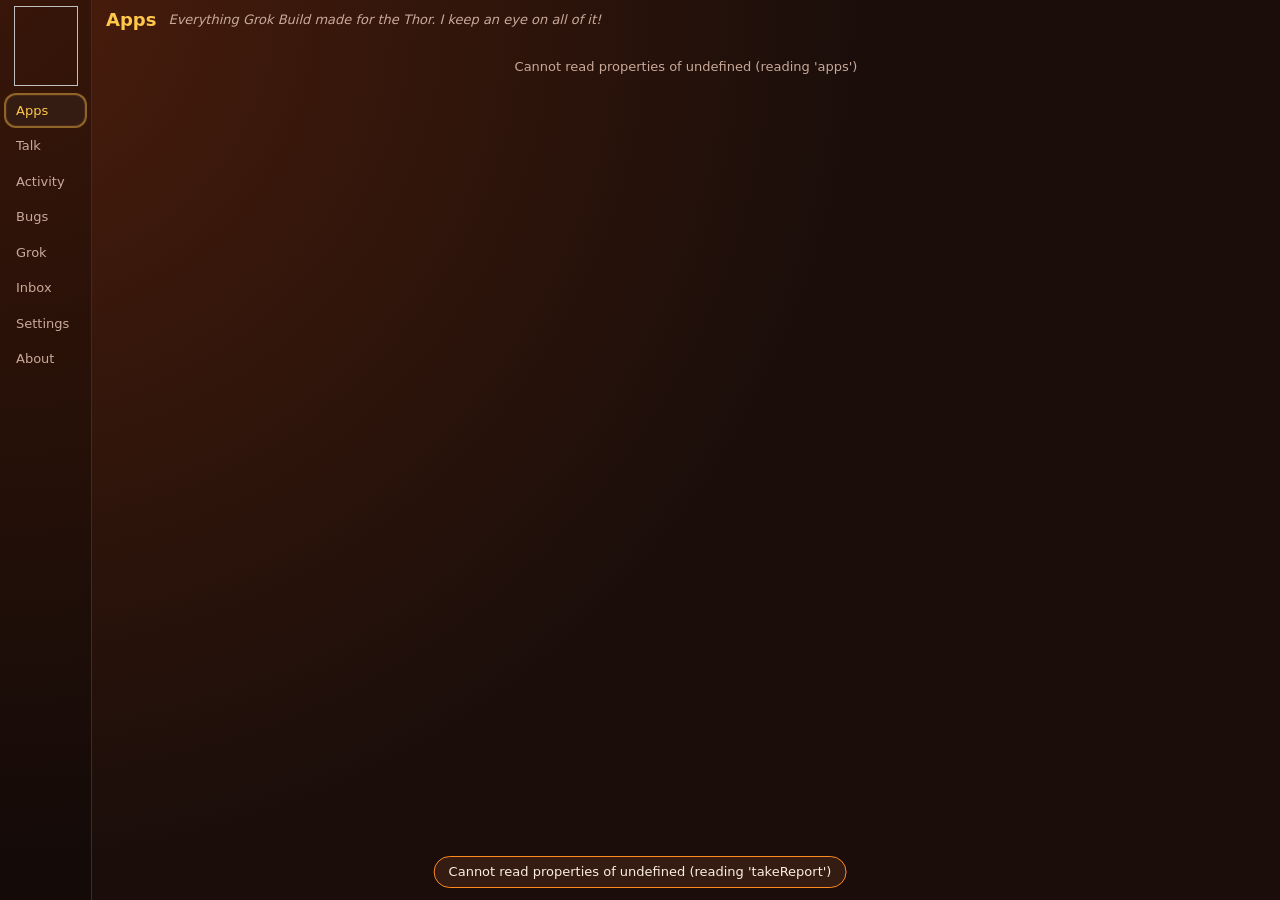
<file: coronamon/app/assets/den/index.html>
<!doctype html>
<html lang="en">
<head>
<meta charset="utf-8">
<meta name="viewport" content="width=device-width, initial-scale=1, user-scalable=no">
<title>Coronamon's Den</title>
<link rel="stylesheet" href="den.css">
</head>
<body>
<nav id="rail">
  <div id="me"><img id="avatar" alt=""></div>
  <button class="tab" data-tab="apps">Apps</button>
  <button class="tab" data-tab="talk">Talk</button>
  <button class="tab" data-tab="activity">Activity</button>
  <button class="tab" data-tab="bugs">Bugs</button>
  <button class="tab" data-tab="grok">Grok</button>
  <button class="tab" data-tab="inbox">Inbox</button>
  <button class="tab" data-tab="settings">Settings</button>
  <button class="tab" data-tab="about">About</button>
</nav>
<main>
  <header>
    <h1 id="title">Apps</h1>
    <p id="quip"></p>
  </header>
  <section id="view"></section>
</main>
<div id="modal" hidden>
  <div class="sheet">
    <div class="sheet-head"><h2 id="modal-title"></h2><button id="modal-close">Close</button></div>
    <pre id="modal-body"></pre>
  </div>
</div>
<div id="report" hidden>
  <div class="sheet">
    <div class="sheet-head"><h2>Report a problem</h2>
      <div class="head-buttons"><button id="report-cancel">Cancel</button><button id="report-send" class="primary">Save for Grok</button></div>
    </div>
    <div id="report-body" class="form"></div>
  </div>
</div>
<div id="confirm" hidden>
  <div class="ask">
    <h2 id="confirm-title"></h2>
    <p id="confirm-text"></p>
    <div class="head-buttons"><button id="confirm-no">Cancel</button><button id="confirm-yes" class="primary"></button></div>
  </div>
</div>
<div id="toast" hidden></div>
<script src="den.js"></script>
</body>
</html>
</file>
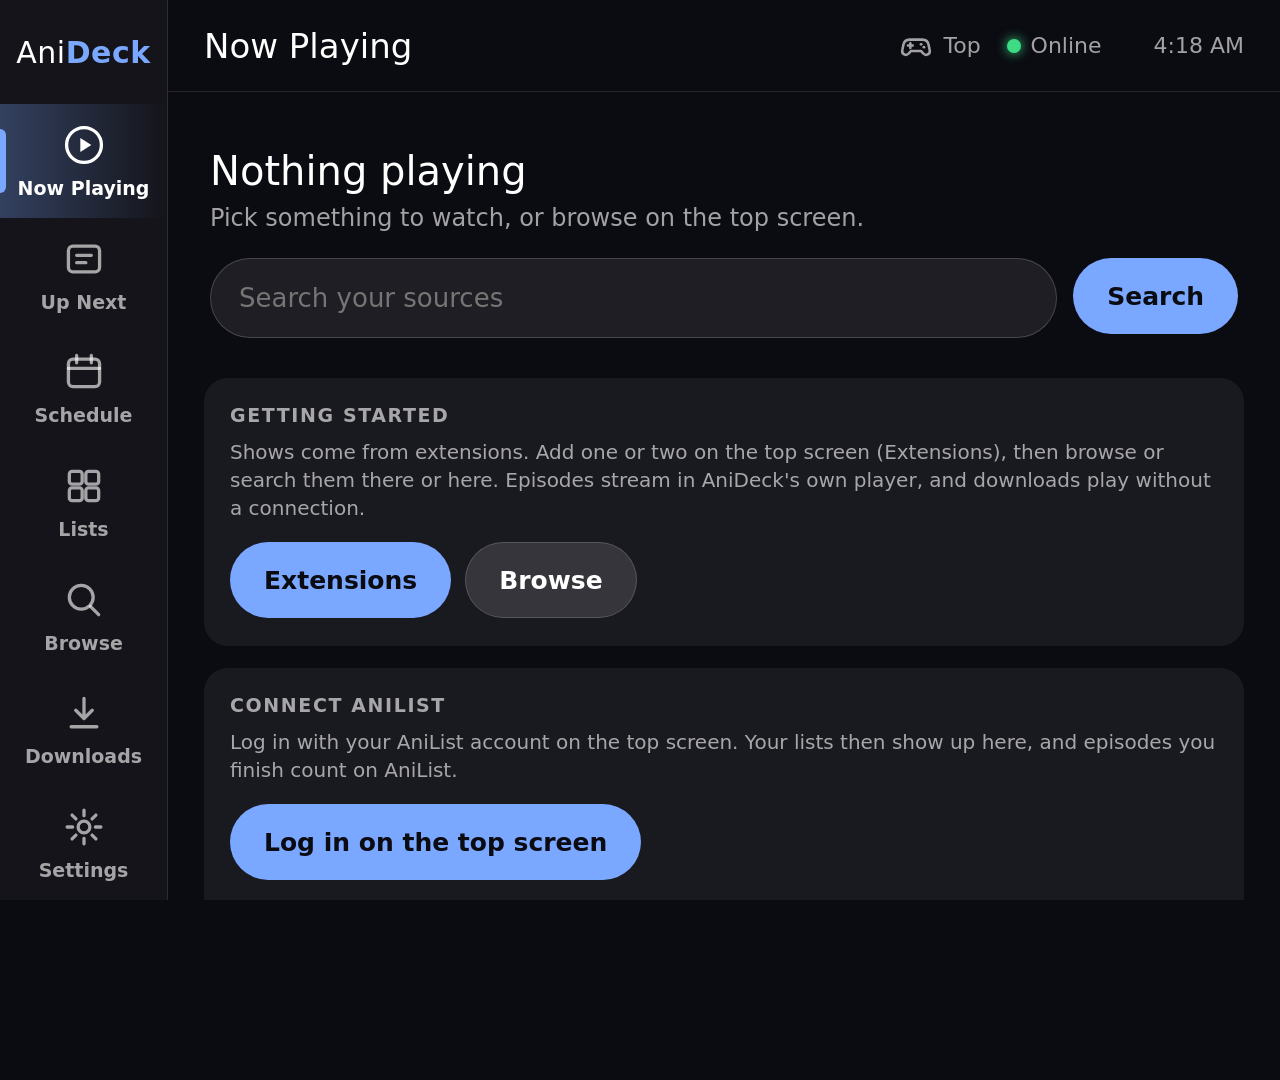
<file: anideck/app/assets/www/bottom.html>
<!doctype html>
<html lang="en">
<head>
<meta charset="utf-8">
<meta name="viewport" content="width=1240, user-scalable=no">
<link rel="stylesheet" href="bottom.css">
</head>
<body>
<nav id="rail">
  <div class="logo">Ani<b>Deck</b></div>
  <button class="tab" data-tab="now"><svg viewBox="0 0 24 24"><circle cx="12" cy="12" r="9.5"/><path class="fill" d="M10 8.2v7.6l6-3.8z"/></svg><span>Now Playing</span></button>
  <button class="tab" data-tab="next"><svg viewBox="0 0 24 24"><rect x="3.5" y="5" width="17" height="14" rx="2.5"/><path d="M8 10h8M8 14h5"/></svg><span>Up Next</span><i class="badge" id="newBadge"></i></button>
  <button class="tab" data-tab="schedule"><svg viewBox="0 0 24 24"><rect x="3.5" y="5" width="17" height="15" rx="2.5"/><path d="M3.5 10h17M8 3v4M16 3v4"/></svg><span>Schedule</span></button>
  <button class="tab" data-tab="lists"><svg viewBox="0 0 24 24"><rect x="4" y="4" width="7" height="7" rx="1.5"/><rect x="13" y="4" width="7" height="7" rx="1.5"/><rect x="4" y="13" width="7" height="7" rx="1.5"/><rect x="13" y="13" width="7" height="7" rx="1.5"/></svg><span>Lists</span></button>
  <button class="tab" data-tab="browse"><svg viewBox="0 0 24 24"><circle cx="10.5" cy="10.5" r="6.5"/><path d="M15.5 15.5 20 20"/></svg><span>Browse</span></button>
  <button class="tab" data-tab="downloads"><svg viewBox="0 0 24 24"><path d="M12 4v11M7.5 10.5 12 15l4.5-4.5"/><path d="M5 19.5h14"/></svg><span>Downloads</span><i class="badge dl" id="dlBadge"></i></button>
  <button class="tab" data-tab="settings"><svg viewBox="0 0 24 24"><circle cx="12" cy="12" r="3.2"/><path d="M12 2.8v3M12 18.2v3M2.8 12h3M18.2 12h3M5.5 5.5l2.1 2.1M16.4 16.4l2.1 2.1M5.5 18.5l2.1-2.1M16.4 7.6l2.1-2.1"/></svg><span>Settings</span></button>
</nav>
<main>
  <header id="bar">
    <h1 id="heading"></h1>
    <div class="status"><span id="pad"></span><span id="net"></span><span id="who"></span><span id="clock"></span></div>
  </header>
  <div id="offline" hidden>No internet. Downloaded episodes still play; streaming and list syncing wait for Wi-Fi.</div>
  <section id="view"></section>
</main>
<div id="toast"></div>
<script src="nav.js"></script>
<script src="bottom.js"></script>
</body>
</html>
</file>
<file: coronamon/app/assets/den/den.css>
:root {
  --bg: #1b0e0a;
  --panel: #2a1610;
  --panel2: #351c13;
  --line: #4a271a;
  --text: #fbeee0;
  --muted: #c9a99a;
  --orange: #ff8a1e;
  --gold: #ffc84a;
  --red: #ff5a4a;
  --green: #8fdc6a;
  --blue: #7cc4ff;
}

* { box-sizing: border-box; }

html, body {
  margin: 0;
  height: 100%;
  background: radial-gradient(circle at 0 0, #4a1d0c 0, var(--bg) 55%) fixed;
  color: var(--text);
  font: 13px/1.35 system-ui, -apple-system, "Roboto", sans-serif;
  overflow: hidden;
}

body { display: flex; }

button {
  font: inherit;
  color: var(--text);
  background: var(--panel2);
  border: 1px solid var(--line);
  border-radius: 999px;
  padding: 5px 12px;
  outline: none;
}

button:active { transform: scale(0.97); }
button:focus { border-color: var(--gold); box-shadow: 0 0 0 2px rgba(255, 200, 74, 0.45); }
button.primary { background: linear-gradient(#ff9d3a, #e8650e); border-color: #ffb45e; color: #2a1206; font-weight: 600; }
button.on { background: var(--orange); color: #2a1206; border-color: #ffb45e; font-weight: 600; }
button:disabled { opacity: 0.45; }

#rail {
  width: 92px;
  flex: none;
  display: flex;
  flex-direction: column;
  gap: 4px;
  padding: 6px;
  background: rgba(0, 0, 0, 0.25);
  border-right: 1px solid var(--line);
  overflow-y: auto;
}

#me { text-align: center; }
#avatar { width: 64px; height: 80px; object-fit: contain; }

.tab {
  border-radius: 10px;
  text-align: left;
  padding: 6px 9px;
  background: transparent;
  border-color: transparent;
  color: var(--muted);
}

.tab.active { background: var(--panel2); color: var(--gold); border-color: var(--line); }

main { flex: 1; display: flex; flex-direction: column; min-width: 0; }

header {
  display: flex;
  align-items: center;
  gap: 12px;
  padding: 8px 14px 6px;
}

h1 { font-size: 18px; margin: 0; color: var(--gold); white-space: nowrap; }

#quip {
  margin: 0;
  flex: 1;
  min-width: 0;
  color: var(--muted);
  font-style: italic;
  white-space: nowrap;
  overflow: hidden;
  text-overflow: ellipsis;
}

#view { flex: 1; overflow-y: auto; padding: 0 14px 14px; }

.card {
  display: flex;
  gap: 10px;
  align-items: center;
  background: var(--panel);
  border: 1px solid var(--line);
  border-radius: 12px;
  padding: 8px 10px;
  margin-bottom: 6px;
}

.card img, .card .noicon { width: 40px; height: 40px; flex: none; border-radius: 9px; }
.card .noicon { background: var(--panel2); border: 1px solid var(--line); }
.card .body { flex: 1; min-width: 0; }
.card .name { font-weight: 600; font-size: 14px; }
.card .sub { color: var(--muted); font-size: 11.5px; overflow: hidden; text-overflow: ellipsis; white-space: nowrap; }
.card .actions { display: flex; gap: 5px; flex-wrap: wrap; justify-content: flex-end; }

.badge {
  display: inline-block;
  font-size: 10.5px;
  padding: 1px 7px;
  border-radius: 999px;
  margin: 2px 4px 0 0;
  border: 1px solid var(--line);
  color: var(--muted);
}

.badge.good { color: var(--green); border-color: #3f5c2e; }
.badge.warn { color: var(--gold); border-color: #6b5320; }
.badge.bad { color: var(--red); border-color: #6b2a22; }
.badge.info { color: var(--blue); border-color: #2c4a63; }

.event { display: flex; gap: 10px; padding: 5px 2px; border-bottom: 1px solid rgba(74, 39, 26, 0.6); }
.event .when { color: var(--muted); width: 92px; flex: none; font-size: 11.5px; }
.event .what { flex: 1; min-width: 0; }
.event .msg { color: var(--muted); font-size: 11.5px; word-break: break-word; }
.dot { display: inline-block; width: 8px; height: 8px; border-radius: 50%; margin-right: 6px; background: var(--muted); }
.dot.good { background: var(--green); }
.dot.bad { background: var(--red); }
.dot.warn { background: var(--gold); }
.dot.info { background: var(--blue); }

.row { display: flex; align-items: center; gap: 10px; padding: 6px 0; border-bottom: 1px solid rgba(74, 39, 26, 0.6); }
.row .label { width: 150px; flex: none; }
.row .label small { display: block; color: var(--muted); font-size: 11px; }
.seg { display: flex; gap: 5px; flex-wrap: wrap; }
.buttons { display: flex; gap: 6px; flex-wrap: wrap; margin-top: 10px; }

.empty { color: var(--muted); padding: 20px 4px; text-align: center; }

.prose p { margin: 0 0 8px; }
.prose h3 { margin: 12px 0 4px; color: var(--gold); font-size: 14px; }
.prose code { background: var(--panel2); padding: 1px 5px; border-radius: 5px; font-size: 12px; }

#modal, #report {
  position: fixed;
  inset: 0;
  background: rgba(10, 4, 2, 0.75);
  display: flex;
  align-items: center;
  justify-content: center;
  padding: 12px;
}

#modal[hidden], #report[hidden] { display: none; }

.head-buttons { display: flex; gap: 6px; flex: none; }
.form { flex: 1; overflow-y: auto; padding: 4px 12px 10px; }
.form .field { padding: 7px 0; border-bottom: 1px solid rgba(74, 39, 26, 0.6); }
.form .field:last-child { border-bottom: none; }
.form .label { color: var(--gold); font-size: 12px; margin-bottom: 5px; }
.form .note { color: var(--muted); font-size: 11px; margin-top: 5px; }
textarea, input {
  width: 100%;
  font: inherit;
  color: var(--text);
  background: var(--panel2);
  border: 1px solid var(--line);
  border-radius: 10px;
  padding: 6px 9px;
  resize: none;
  outline: none;
}
textarea:focus, input:focus { border-color: var(--gold); box-shadow: 0 0 0 2px rgba(255, 200, 74, 0.45); }

.chat { display: flex; flex-direction: column; gap: 7px; padding: 4px 0 6px; }
.say {
  max-width: 84%;
  padding: 5px 10px 4px;
  border: 1px solid var(--line);
  border-radius: 12px;
  background: var(--panel);
  white-space: pre-wrap;
  word-break: break-word;
}
.say.you { align-self: flex-end; background: var(--panel2); border-color: #6b3a20; border-bottom-right-radius: 4px; }
.say.me { align-self: flex-start; border-bottom-left-radius: 4px; }
.say.oops { border-color: #6b2a22; color: var(--red); }
.say.thinking { color: var(--muted); font-style: italic; }
.say .who { display: block; font-size: 10.5px; color: var(--gold); }
.say.you .who { color: var(--muted); text-align: right; }
.say .at { display: block; font-size: 10px; color: var(--muted); text-align: right; margin-top: 2px; }
.say .acts { display: flex; gap: 6px; flex-wrap: wrap; margin-top: 6px; white-space: normal; }
.say .acted { font-size: 11px; color: var(--muted); margin-top: 4px; }
.talkbar {
  position: sticky;
  bottom: 0;
  display: flex;
  gap: 8px;
  align-items: flex-end;
  padding: 8px 0 6px;
  background: var(--bg);
}
.talkbar.plain { position: static; background: none; }
.talkbar button { flex: none; }
.talkfoot { display: flex; align-items: center; justify-content: space-between; gap: 8px; color: var(--muted); font-size: 11px; }
.voicebar {
  display: flex;
  align-items: center;
  justify-content: space-between;
  gap: 10px;
  margin: 2px 0 8px;
  padding: 6px 6px 6px 12px;
  border: 1px solid var(--line);
  border-radius: 12px;
  background: var(--panel);
  color: var(--muted);
  font-size: 12px;
}
.voicebar span { overflow: hidden; text-overflow: ellipsis; }
.voicebar.live { border-color: var(--orange); color: var(--text); }
.voicebar button { flex: none; }
.shots { display: flex; gap: 8px; margin-bottom: 6px; }
.shots img { height: 84px; border-radius: 8px; border: 1px solid var(--line); }
.bugbar { display: flex; align-items: center; gap: 10px; margin-bottom: 8px; }
.bugbar button { flex: none; white-space: nowrap; }
.bugbar .sub { color: var(--muted); font-size: 11.5px; }

.linkbar { padding: 2px 2px 8px; }
.panel { background: var(--panel); border: 1px solid var(--line); border-radius: 12px; padding: 4px 10px; }
.kv { display: flex; gap: 10px; padding: 4px 0; border-bottom: 1px solid rgba(74, 39, 26, 0.6); }
.kv:last-child { border-bottom: none; }
.kv .k { width: 128px; flex: none; color: var(--muted); }
.kv .v { flex: 1; min-width: 0; word-break: break-word; }
.note { color: var(--muted); font-size: 11.5px; margin-top: 6px; }
.reqs { margin-top: 8px; }
.req { padding: 3px 2px; font-size: 12px; }
.req .ago { color: var(--muted); font-size: 11px; margin-left: 8px; }
.diag { margin-top: 10px; background: var(--panel); border: 1px solid var(--line); border-radius: 12px; padding: 6px 10px 8px; }
.diag h3 { margin: 2px 0 4px; color: var(--gold); font-size: 13.5px; }
.diaghead { color: var(--gold); font-size: 12px; margin: 10px 0 2px; }
.check { display: flex; align-items: baseline; padding: 3px 0; border-bottom: 1px solid rgba(74, 39, 26, 0.6); font-size: 12px; }
.check .dot { flex: none; }
.check .what { flex: 1; min-width: 0; word-break: break-word; }
.check .fix { color: var(--muted); font-size: 11px; }
.check .fix::before { content: "Fix: "; color: var(--orange); }
pre.log { margin: 2px 0 0; padding: 6px 8px; background: rgba(0, 0, 0, 0.25); border: 1px solid var(--line); border-radius: 8px;
  font: 10.5px/1.4 ui-monospace, "Roboto Mono", monospace; white-space: pre-wrap; word-break: break-word; color: var(--muted); }

#confirm { position: fixed; inset: 0; background: rgba(10, 4, 2, 0.75); display: flex; align-items: center; justify-content: center; padding: 12px; }
#confirm[hidden] { display: none; }
.ask { background: var(--panel); border: 1px solid var(--orange); border-radius: 14px; padding: 12px 14px; max-width: 460px; }
.ask h2 { margin: 0 0 6px; font-size: 15px; color: var(--gold); }
.ask p { margin: 0 0 12px; color: var(--text); }
.ask .head-buttons { justify-content: flex-end; }

.sheet {
  background: var(--panel);
  border: 1px solid var(--line);
  border-radius: 14px;
  width: 100%;
  height: 100%;
  display: flex;
  flex-direction: column;
}

.sheet-head { display: flex; align-items: center; justify-content: space-between; padding: 8px 12px; border-bottom: 1px solid var(--line); }
.sheet-head h2 { margin: 0; font-size: 14px; color: var(--gold); overflow: hidden; text-overflow: ellipsis; white-space: nowrap; }
#modal-body { flex: 1; overflow: auto; margin: 0; padding: 10px 12px; font: 11px/1.4 ui-monospace, "Roboto Mono", monospace; white-space: pre-wrap; word-break: break-word; }

#toast {
  position: fixed;
  bottom: 12px;
  left: 50%;
  transform: translateX(-50%);
  background: var(--panel2);
  border: 1px solid var(--orange);
  border-radius: 999px;
  padding: 6px 14px;
  max-width: 80%;
}

@media (max-width: 600px) {
  #rail { width: 76px; }
  .row .label { width: 110px; }
  .event .when { width: 70px; }
  .kv .k { width: 96px; }
}
</file>
<file: anideck/app/assets/www/bottom.css>
:root {
  --accent: #7aa7ff;
  --accent-rgb: 122, 167, 255;
  --bg: #0b0b12;
  --panel: rgba(255, 255, 255, .06);
  --line: rgba(255, 255, 255, .1);
  --fg2: rgba(255, 255, 255, .62);
  --ease: cubic-bezier(.2, .8, .2, 1);
}
* { box-sizing: border-box; -webkit-tap-highlight-color: transparent; }
html, body {
  margin: 0; width: 1240px; height: 1080px; overflow: hidden; background: var(--bg); color: #fff;
  font-family: Roboto, 'Google Sans', system-ui, sans-serif; user-select: none;
}
button { font: inherit; color: inherit; background: none; border: 0; padding: 0; cursor: pointer; }
button:disabled { opacity: .32; }
svg { width: 44px; height: 44px; fill: none; stroke: currentColor; stroke-width: 1.8; stroke-linecap: round; stroke-linejoin: round; flex: none; }
svg .fill { fill: currentColor; stroke: none; }
img { display: block; }

/* ---- frame ---- */
#rail {
  position: absolute; left: 0; top: 0; bottom: 0; width: 168px; display: flex; flex-direction: column;
  background: rgba(255, 255, 255, .035); border-right: 1px solid var(--line);
}
.logo { height: 104px; display: flex; align-items: center; justify-content: center; font-size: 30px; font-weight: 300; letter-spacing: .5px; }
.logo b { font-weight: 700; color: var(--accent); }
.tab {
  position: relative; flex: 1; display: flex; flex-direction: column; align-items: center; justify-content: center; gap: 10px;
  font-size: 19px; font-weight: 600; color: var(--fg2); transition: color .2s, background .2s;
}
.tab.on { color: #fff; background: linear-gradient(90deg, rgba(var(--accent-rgb), .3), transparent); }
.tab.on::before { content: ''; position: absolute; left: 0; top: 22%; bottom: 22%; width: 6px; border-radius: 0 6px 6px 0; background: var(--accent); }
.badge { position: absolute; top: 20px; right: 34px; min-width: 32px; height: 32px; padding: 0 9px; border-radius: 16px; background: #ff5c8a; color: #fff; font-style: normal; font-size: 18px; font-weight: 700; display: none; align-items: center; justify-content: center; }
.badge.show { display: flex; }
/* With the keyboard up there's about half the screen: icons only in the rail. */
@media (max-height: 760px) {
  .logo { height: 60px; font-size: 22px; }
  .tab { font-size: 0; gap: 0; }
  .tab svg { width: 34px; height: 34px; }
  .badge { top: 2px; right: 40px; }
}

main { position: absolute; left: 168px; top: 0; right: 0; bottom: 0; display: flex; flex-direction: column; }
#bar { height: 92px; flex: none; display: flex; align-items: center; justify-content: space-between; padding: 0 36px; border-bottom: 1px solid var(--line); }
#bar h1 { margin: 0; font-size: 34px; font-weight: 500; }
.status { display: flex; align-items: center; gap: 26px; font-size: 22px; color: var(--fg2); font-weight: 500; }
.status span { display: flex; align-items: center; gap: 10px; }
.status img { width: 42px; height: 42px; border-radius: 50%; object-fit: cover; }
.status svg { width: 34px; height: 34px; }
.dot { width: 14px; height: 14px; border-radius: 50%; background: #3ddc84; box-shadow: 0 0 12px #3ddc84; }
.dot.off { background: #ffb347; box-shadow: 0 0 12px #ffb347; }
#offline { flex: none; margin: 18px 36px 0; padding: 18px 24px; border-radius: 18px; background: rgba(255, 170, 60, .16); border: 1px solid rgba(255, 180, 80, .45); color: #ffd59a; font-size: 23px; }
#view { flex: 1; overflow-y: auto; overflow-x: hidden; padding: 26px 36px 40px; scrollbar-width: none; }
#view::-webkit-scrollbar { display: none; }

#toast {
  position: absolute; left: 50%; bottom: 40px; transform: translate(-50%, 30px); opacity: 0; pointer-events: none;
  max-width: 900px; padding: 18px 30px; border-radius: 30px; background: rgba(28, 28, 40, .96); border: 1px solid var(--line);
  font-size: 23px; transition: opacity .25s, transform .25s var(--ease); margin-left: 84px;
}
#toast.show { opacity: 1; transform: translate(-50%, 0); }

/* ---- shared bits ---- */
.slbl { font-size: 19px; font-weight: 700; letter-spacing: 1.6px; text-transform: uppercase; color: var(--fg2); margin: 30px 0 16px; }
.slbl:first-child { margin-top: 4px; }
.btn {
  display: inline-flex; align-items: center; justify-content: center; gap: 12px; height: 76px; padding: 0 34px; border-radius: 38px;
  font-size: 25px; font-weight: 600; background: rgba(255, 255, 255, .12); box-shadow: inset 0 0 0 1px rgba(255, 255, 255, .16);
}
.btn.primary { background: var(--accent); color: #0b0b12; box-shadow: none; }
.btn.xl { height: 96px; padding: 0 46px; font-size: 29px; border-radius: 48px; }
.btn:active, .pill:active, .ctl:active, .card:active, .tile:active, .row:active { transform: scale(.97); }
.empty { display: flex; flex-direction: column; align-items: center; text-align: center; gap: 18px; padding: 70px 40px; color: var(--fg2); font-size: 24px; }
.empty b { color: #fff; font-size: 32px; font-weight: 500; }
.chip { display: inline-flex; align-items: center; height: 36px; padding: 0 14px; border-radius: 18px; background: rgba(255, 255, 255, .1); font-size: 18px; font-weight: 600; color: rgba(255, 255, 255, .85); }
.chip.new { background: #ff5c8a; color: #fff; }
.chip.acc { background: rgba(var(--accent-rgb), .3); color: #fff; }
.prog { height: 8px; border-radius: 4px; background: rgba(255, 255, 255, .12); overflow: hidden; }
.prog i { display: block; height: 100%; background: var(--accent); border-radius: 4px; }
input {
  font: inherit; font-size: 26px; color: #fff; height: 80px; padding: 0 28px; border-radius: 40px; outline: none;
  background: rgba(255, 255, 255, .08); border: 1px solid rgba(255, 255, 255, .18); min-width: 0;
}
input:focus { border-color: var(--accent); }
/* The controller highlight; the browser's own focus ring would be a second one. */
:focus { outline: none; }
.kfocus { outline: 4px solid var(--accent); outline-offset: 3px; box-shadow: 0 0 24px rgba(var(--accent-rgb), .55); }
.tab.kfocus { outline-offset: -8px; border-radius: 18px; }
.btn.primary.kfocus, .ctl.play.kfocus, .ranges button.on.kfocus, .ep.cur.kfocus, .seg button.on.kfocus { outline-color: #fff; }
form.search { display: flex; gap: 16px; }
form.search input { flex: 1; }

/* ---- now playing ---- */
.hero { position: relative; display: flex; gap: 34px; padding: 30px; border-radius: 28px; overflow: hidden; background: #15151f; min-height: 300px; }
.hero::before { content: ''; position: absolute; inset: 0; background: var(--img) center / cover; opacity: .45; filter: blur(2px); transform: scale(1.03); }
.hero::after { content: ''; position: absolute; inset: 0; background: linear-gradient(90deg, rgba(11, 11, 18, .92) 30%, rgba(11, 11, 18, .45)); }
.hero > * { position: relative; z-index: 1; }
.hero .cover { width: 170px; height: 242px; border-radius: 16px; object-fit: cover; box-shadow: 0 12px 30px rgba(0, 0, 0, .5); background: #222; flex: none; }
.hero .meta { flex: 1; min-width: 0; display: flex; flex-direction: column; justify-content: center; gap: 12px; }
.kicker { font-size: 19px; font-weight: 700; letter-spacing: 1.8px; text-transform: uppercase; color: var(--accent); }
.htitle { font-size: 42px; font-weight: 500; line-height: 1.12; display: -webkit-box; -webkit-line-clamp: 2; -webkit-box-orient: vertical; overflow: hidden; }
.hsub { font-size: 25px; color: rgba(255, 255, 255, .85); white-space: nowrap; overflow: hidden; text-overflow: ellipsis; }
.facts { display: flex; flex-wrap: wrap; gap: 10px; margin-top: 4px; }

.seek { display: flex; align-items: center; gap: 22px; margin: 28px 4px 6px; font-size: 22px; color: var(--fg2); font-variant-numeric: tabular-nums; }
.seek span { width: 92px; }
.seek span:last-child { text-align: right; }
.track { position: relative; flex: 1; height: 56px; touch-action: none; }
.track::before { content: ''; position: absolute; left: 0; right: 0; top: 24px; height: 8px; border-radius: 4px; background: rgba(255, 255, 255, .14); }
.track .fill { position: absolute; left: 0; top: 24px; height: 8px; border-radius: 4px; background: var(--accent); width: 0; }
.track .knob { position: absolute; top: 14px; width: 28px; height: 28px; margin-left: -14px; border-radius: 50%; background: #fff; box-shadow: 0 2px 10px rgba(0, 0, 0, .5); left: 0; }

.controls { display: flex; align-items: center; justify-content: center; gap: 30px; margin: 10px 0 20px; }
.ctl { width: 112px; height: 112px; border-radius: 50%; display: flex; align-items: center; justify-content: center; background: rgba(255, 255, 255, .09); }
.ctl svg { width: 52px; height: 52px; }
.ctl.play { width: 148px; height: 148px; background: var(--accent); color: #0b0b12; }
.ctl.play svg { width: 66px; height: 66px; }
.ctl .n { position: absolute; font-size: 15px; font-weight: 700; margin-top: 4px; }
.pills { display: flex; flex-wrap: wrap; gap: 14px; justify-content: center; }
.pill { height: 66px; padding: 0 28px; border-radius: 33px; font-size: 22px; font-weight: 600; background: rgba(255, 255, 255, .08); box-shadow: inset 0 0 0 1px rgba(255, 255, 255, .14); }
.pill.on { background: rgba(var(--accent-rgb), .34); box-shadow: inset 0 0 0 2px var(--accent); }

.error { display: flex; align-items: center; gap: 24px; margin-top: 24px; padding: 24px 28px; border-radius: 22px; background: rgba(255, 80, 110, .13); border: 1px solid rgba(255, 90, 120, .45); }
.error .et { flex: 1; font-size: 23px; line-height: 1.35; }
.error .et b { display: block; font-size: 26px; margin-bottom: 4px; }

.eps-head { display: flex; align-items: center; justify-content: space-between; margin: 30px 0 14px; }
.eps-head .slbl { margin: 0; }
/* The padding (taken back by the margin) leaves room for the controller highlight inside the scroller. */
.ranges { display: flex; gap: 10px; overflow-x: auto; max-width: 774px; padding: 7px; margin: -7px; scrollbar-width: none; }
.ranges::-webkit-scrollbar { display: none; }
.ranges button { flex: none; height: 46px; padding: 0 18px; border-radius: 23px; font-size: 18px; font-weight: 600; background: rgba(255, 255, 255, .07); }
.ranges button.on { background: var(--accent); color: #0b0b12; }
.strip { display: flex; gap: 12px; overflow-x: auto; padding: 8px 8px 14px; margin: -8px -8px 0; scrollbar-width: none; }
.strip::-webkit-scrollbar { display: none; }
.ep { flex: none; width: 92px; height: 78px; border-radius: 18px; font-size: 26px; font-weight: 600; background: rgba(255, 255, 255, .08); position: relative; }
.ep.seen { color: var(--fg2); background: rgba(255, 255, 255, .04); }
.ep.seen::after { content: '✓'; position: absolute; right: 9px; top: 5px; font-size: 15px; color: var(--accent); }
.ep.cur { background: var(--accent); color: #0b0b12; }
.ep.soon { opacity: .35; }

.cta { display: flex; gap: 18px; justify-content: center; margin-top: 34px; }

.sheet {
  position: fixed; left: 168px; right: 0; top: 92px; bottom: 0; z-index: 5; padding: 30px 36px; overflow-y: auto;
  background: var(--bg); animation: sheet-in .25s var(--ease);
}
@keyframes sheet-in { from { transform: translateY(30px); opacity: 0; } }
.sheet-head { display: flex; align-items: center; justify-content: space-between; margin-bottom: 26px; }
.sheet-title { font-size: 36px; font-weight: 500; }
.choices { display: grid; grid-template-columns: 1fr 1fr; gap: 16px; margin-bottom: 22px; }
.choice {
  display: flex; flex-wrap: wrap; align-items: center; gap: 12px; min-height: 110px; padding: 18px 28px; border-radius: 24px;
  text-align: left; background: var(--panel); box-shadow: inset 0 0 0 1px rgba(255, 255, 255, .08);
}
.choice b { font-size: 32px; font-weight: 600; margin-right: auto; text-transform: capitalize; }
.choice.on { background: rgba(var(--accent-rgb), .3); box-shadow: inset 0 0 0 2px var(--accent); }
.choice:active { transform: scale(.97); }
.idle { padding: 30px 6px 10px; }
.idle-title { font-size: 40px; font-weight: 400; }
.idle-sub { font-size: 24px; color: var(--fg2); margin: 10px 0 26px; }

/* ---- cards and rows ---- */
.card, .row, .tile { text-align: left; }
.cards { display: grid; grid-template-columns: 1fr 1fr; gap: 20px; }
.card { display: flex; gap: 22px; padding: 18px; border-radius: 24px; background: var(--panel); align-items: center; min-width: 0; }
.card img { width: 104px; height: 148px; border-radius: 14px; object-fit: cover; background: #222; flex: none; }
.card .ct { flex: 1; min-width: 0; display: flex; flex-direction: column; gap: 10px; }
.card .t { font-size: 25px; font-weight: 500; line-height: 1.2; display: -webkit-box; -webkit-line-clamp: 2; -webkit-box-orient: vertical; overflow: hidden; }
.card .m { font-size: 20px; color: var(--fg2); display: flex; flex-wrap: wrap; gap: 8px; align-items: center; }
.rows { display: flex; flex-direction: column; gap: 12px; }
.row { display: flex; gap: 22px; align-items: center; padding: 14px 18px; border-radius: 20px; background: var(--panel); }
.row img { width: 70px; height: 100px; border-radius: 10px; object-fit: cover; background: #222; flex: none; }
.row .ct { flex: 1; min-width: 0; display: flex; flex-direction: column; gap: 8px; }
.row .t { font-size: 24px; font-weight: 500; white-space: nowrap; overflow: hidden; text-overflow: ellipsis; }
.row .m { font-size: 19px; color: var(--fg2); }
.row .side { text-align: right; font-size: 21px; color: var(--fg2); flex: none; }
.row .side b { display: block; color: #fff; font-size: 24px; font-weight: 600; }
.row .noimg { width: 70px; height: 100px; border-radius: 10px; background: #222; flex: none; }
.row .err { padding: 0; font-size: 19px; }
.dl-acts { display: flex; gap: 12px; flex: none; }
.dl-acts .btn { height: 64px; padding: 0 26px; font-size: 22px; }
.btn.danger { background: #ff5c8a; color: #fff; box-shadow: none; }
.badge.dl { background: #7aa7ff; color: #0b0b12; }
.pill.dim { opacity: .55; }
.time { width: 120px; flex: none; font-size: 24px; font-weight: 600; font-variant-numeric: tabular-nums; }
.day { font-size: 21px; font-weight: 700; color: var(--accent); margin: 28px 0 12px; letter-spacing: .4px; }
.day:first-child { margin-top: 0; }

.seg { display: flex; gap: 10px; flex-wrap: wrap; margin-bottom: 24px; }
.seg button { height: 58px; padding: 0 24px; border-radius: 29px; font-size: 21px; font-weight: 600; background: rgba(255, 255, 255, .07); }
.seg button.on { background: var(--accent); color: #0b0b12; }
.grid { display: grid; grid-template-columns: repeat(5, 1fr); gap: 22px 18px; }
.tile { display: flex; flex-direction: column; gap: 8px; min-width: 0; }
.tile img { width: 100%; aspect-ratio: 5 / 7; border-radius: 16px; object-fit: cover; background: #222; }
.tile .t { font-size: 19px; font-weight: 500; line-height: 1.2; display: -webkit-box; -webkit-line-clamp: 2; -webkit-box-orient: vertical; overflow: hidden; }
.tile .m { font-size: 17px; color: var(--fg2); }

.links { display: grid; grid-template-columns: repeat(3, 1fr); gap: 16px; margin-top: 26px; }
.links button { height: 110px; border-radius: 24px; background: var(--panel); font-size: 25px; font-weight: 600; display: flex; align-items: center; justify-content: center; gap: 14px; }

/* ---- settings ---- */
.group { background: var(--panel); border-radius: 24px; padding: 8px 26px; margin-bottom: 22px; }
.gt { font-size: 19px; font-weight: 700; letter-spacing: 1.6px; text-transform: uppercase; color: var(--fg2); margin: 18px 0 6px; }
.opt { width: 100%; display: flex; align-items: center; gap: 24px; padding: 20px 0; text-align: left; border-top: 1px solid var(--line); }
.gt + .opt { border-top: 0; }
.opt span { flex: 1; font-size: 24px; }
.opt small { display: block; font-size: 19px; color: var(--fg2); margin-top: 6px; line-height: 1.35; }
.sw { width: 76px; height: 44px; border-radius: 22px; background: rgba(255, 255, 255, .2); position: relative; flex: none; transition: background .2s; }
.sw::after { content: ''; position: absolute; left: 5px; top: 5px; width: 34px; height: 34px; border-radius: 50%; background: #fff; transition: transform .2s var(--ease); }
.sw.on { background: var(--accent); }
.sw.on::after { transform: translateX(32px); }
.acct { display: flex; align-items: center; gap: 24px; padding: 16px 0 20px; }
.acct img { width: 84px; height: 84px; border-radius: 50%; object-fit: cover; background: #333; }
.acct .ct { flex: 1; font-size: 25px; }
.acct small { display: block; font-size: 19px; color: var(--fg2); margin-top: 6px; line-height: 1.35; }
.acct-actions { display: flex; gap: 14px; flex-wrap: wrap; padding-bottom: 20px; }
.keys { display: grid; grid-template-columns: 230px 1fr; gap: 12px 20px; font-size: 21px; padding: 10px 0 22px; color: rgba(255, 255, 255, .85); }
.keys b { color: var(--accent); font-weight: 700; }
.note { font-size: 20px; color: var(--fg2); line-height: 1.4; padding: 6px 0 20px; }
.err { color: #ff9db4; font-size: 21px; padding: 4px 0 14px; }
</file>
